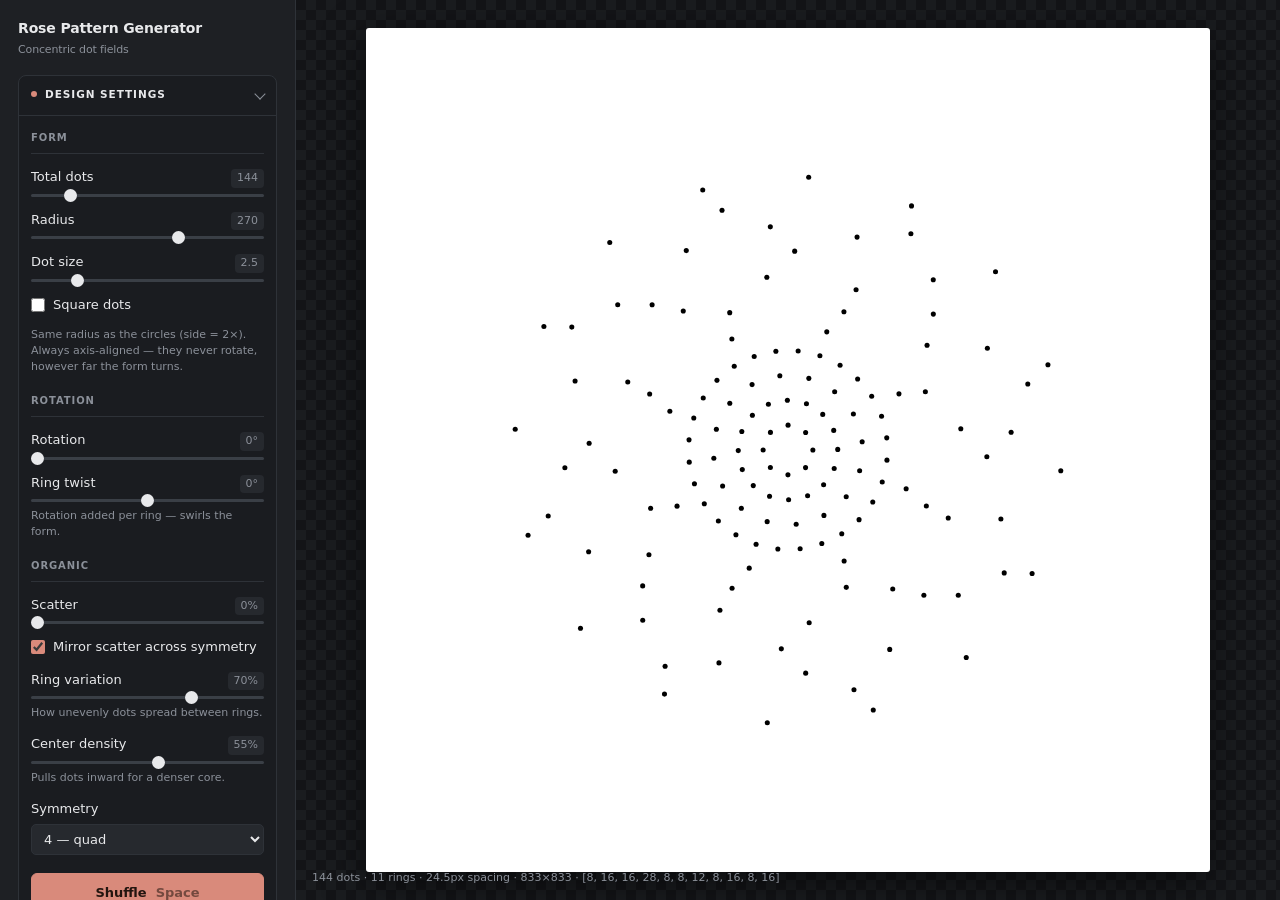
<file: Rose Pattern Generator/index.html>
<!DOCTYPE html>
<html lang="en">
<head>
<meta charset="utf-8">
<meta name="viewport" content="width=device-width, initial-scale=1">
<title>Rose Pattern Generator</title>
<style>
  :root {
    --bg: #16171a;
    --panel: #1e2024;
    --sunk: #1a1c20;
    --line: #2e3238;
    --text: #e8e9eb;
    --dim: #8b9099;
    --accent: #d98a7b;
    --accent2: #7ba7d9;
  }
  * { box-sizing: border-box; margin: 0; padding: 0; }
  body {
    font: 13px/1.5 ui-sans-serif, -apple-system, "SF Pro Text", system-ui, sans-serif;
    background: var(--bg);
    color: var(--text);
    height: 100vh;
    overflow: hidden;
    -webkit-font-smoothing: antialiased;
  }
  .app { display: flex; height: 100vh; }

  /* ---------- panel ---------- */
  .panel {
    width: 296px;
    flex: none;
    background: var(--panel);
    border-right: 1px solid var(--line);
    padding: 18px;
    overflow-y: auto;
    display: flex;
    flex-direction: column;
    gap: 12px;
  }
  .panel::-webkit-scrollbar { width: 9px; }
  .panel::-webkit-scrollbar-thumb { background: #33383f; border-radius: 5px; border: 3px solid var(--panel); }
  .title { font-size: 14px; font-weight: 600; letter-spacing: -0.01em; margin-bottom: 4px; }
  .title span { display: block; font-size: 11px; font-weight: 400; color: var(--dim); margin-top: 3px; }

  /* ---------- collapsible buckets ---------- */
  .bucket { border: 1px solid var(--line); border-radius: 8px; background: var(--sunk); }
  .bucket > summary {
    cursor: pointer;
    padding: 11px 12px;
    font-size: 10.5px;
    font-weight: 600;
    text-transform: uppercase;
    letter-spacing: 0.09em;
    color: var(--text);
    list-style: none;
    display: flex;
    align-items: center;
    gap: 8px;
    user-select: none;
  }
  .bucket > summary::-webkit-details-marker { display: none; }
  .bucket > summary:hover { color: #fff; }
  .chev {
    width: 8px; height: 8px;
    border-right: 1.5px solid var(--dim);
    border-bottom: 1.5px solid var(--dim);
    transform: rotate(-45deg);
    transition: transform .18s ease;
    margin-left: auto;
  }
  .bucket[open] > summary .chev { transform: rotate(45deg); }
  .dot-mark { width: 6px; height: 6px; border-radius: 50%; background: var(--accent); flex: none; }
  .dot-mark.anim { background: var(--accent2); }
  .bucket-body {
    padding: 2px 12px 14px;
    display: flex;
    flex-direction: column;
    gap: 18px;
    border-top: 1px solid var(--line);
    margin-top: 2px;
    padding-top: 14px;
  }

  .group { display: flex; flex-direction: column; gap: 13px; }
  .group > h2 {
    font-size: 10px;
    font-weight: 600;
    text-transform: uppercase;
    letter-spacing: 0.09em;
    color: var(--dim);
    padding-bottom: 8px;
    border-bottom: 1px solid var(--line);
  }

  .ctrl { display: flex; flex-direction: column; gap: 6px; }
  .ctrl label { display: flex; justify-content: space-between; align-items: baseline; gap: 8px; }
  .ctrl .name { color: var(--text); }
  .val {
    font-variant-numeric: tabular-nums;
    font-size: 11px;
    color: var(--dim);
    background: #26292e;
    border-radius: 4px;
    padding: 1px 6px;
  }
  .hint { font-size: 11px; line-height: 1.45; color: var(--dim); }
  .hint em { font-style: normal; color: #b6bcc5; }

  input[type=range] {
    -webkit-appearance: none;
    appearance: none;
    width: 100%;
    height: 3px;
    border-radius: 2px;
    background: #3a3f46;
    cursor: pointer;
  }
  input[type=range]::-webkit-slider-thumb {
    -webkit-appearance: none;
    width: 13px; height: 13px;
    border-radius: 50%;
    background: var(--text);
    border: none;
    cursor: grab;
    transition: transform .1s;
  }
  input[type=range]::-webkit-slider-thumb:active { cursor: grabbing; transform: scale(1.15); }
  .anim-scope input[type=range]::-webkit-slider-thumb { background: #cfe0f2; }

  select, input[type=text] {
    width: 100%;
    background: #26292e;
    color: var(--text);
    border: 1px solid var(--line);
    border-radius: 5px;
    padding: 6px 8px;
    font: inherit;
    cursor: pointer;
  }
  input[type=text] {
    cursor: text;
    font-family: ui-monospace, SFMono-Regular, Menlo, monospace;
    font-size: 11.5px;
  }
  input[type=text]:focus { outline: none; border-color: var(--accent2); }
  input[type=text].bad { border-color: #c9635b; }
  .check { flex-direction: row; align-items: center; gap: 8px; cursor: pointer; }
  .check input { accent-color: var(--accent); width: 14px; height: 14px; cursor: pointer; }

  button {
    font: inherit;
    font-weight: 500;
    border: 1px solid var(--line);
    background: #26292e;
    color: var(--text);
    border-radius: 6px;
    padding: 9px 10px;
    cursor: pointer;
    transition: background .12s, border-color .12s;
  }
  button:hover { background: #30343a; border-color: #454b53; }
  button:active { transform: translateY(1px); }
  button.primary { background: var(--accent); border-color: var(--accent); color: #23150f; font-weight: 600; }
  button.primary.play { background: var(--accent2); border-color: var(--accent2); color: #0d1723; }
  button.primary:hover { filter: brightness(1.08); }
  .row { display: grid; grid-template-columns: 1fr 1fr; gap: 8px; }

  /* ---------- stage ---------- */
  .stage {
    flex: 1;
    display: grid;
    place-items: center;
    padding: 28px;
    background:
      linear-gradient(45deg, #1a1c1f 25%, transparent 25%, transparent 75%, #1a1c1f 75%),
      linear-gradient(45deg, #1a1c1f 25%, #131417 25%, #131417 75%, #1a1c1f 75%);
    background-size: 20px 20px;
    background-position: 0 0, 10px 10px;
    position: relative;
    min-width: 0;
  }
  .sheet {
    background: #fff;
    border-radius: 3px;
    box-shadow: 0 12px 40px rgba(0,0,0,.5);
    aspect-ratio: 1;
    width: min(100%, calc(100vh - 56px));
  }
  .sheet svg { display: block; width: 100%; height: 100%; }
  .readout {
    position: absolute;
    bottom: 14px; left: 16px;
    font-size: 11px;
    color: var(--dim);
    font-variant-numeric: tabular-nums;
  }
</style>
</head>
<body>
<div class="app">
  <aside class="panel">
    <div class="title">Rose Pattern Generator<span>Concentric dot fields</span></div>

    <!-- ============ DESIGN ============ -->
    <details class="bucket" id="b-design" open>
      <summary><span class="dot-mark"></span>Design settings<span class="chev"></span></summary>
      <div class="bucket-body">

        <div class="group">
          <h2>Form</h2>
          <div class="ctrl">
            <label><span class="name">Total dots</span><span class="val" id="v-dots">144</span></label>
            <input type="range" id="dots" min="12" max="900" step="1" value="144">
          </div>
          <div class="ctrl">
            <label><span class="name">Radius</span><span class="val" id="v-radius">270</span></label>
            <input type="range" id="radius" min="40" max="400" step="1" value="270">
          </div>
          <div class="ctrl">
            <label><span class="name">Dot size</span><span class="val" id="v-size">2.5</span></label>
            <input type="range" id="size" min="0.4" max="12" step="0.1" value="2.5">
          </div>
          <div class="ctrl check">
            <input type="checkbox" id="square">
            <label for="square" style="cursor:pointer"><span class="name">Square dots</span></label>
          </div>
          <span class="hint">Same radius as the circles (side = 2×). Always axis-aligned —
            they never rotate, however far the form turns.</span>
        </div>

        <div class="group">
          <h2>Rotation</h2>
          <div class="ctrl">
            <label><span class="name">Rotation</span><span class="val" id="v-rot">0°</span></label>
            <input type="range" id="rot" min="0" max="360" step="1" value="0">
          </div>
          <div class="ctrl">
            <label><span class="name">Ring twist</span><span class="val" id="v-twist">0°</span></label>
            <input type="range" id="twist" min="-45" max="45" step="0.5" value="0">
            <span class="hint">Rotation added per ring — swirls the form.</span>
          </div>
        </div>

        <div class="group">
          <h2>Organic</h2>
          <div class="ctrl">
            <label><span class="name">Scatter</span><span class="val" id="v-scatter">0%</span></label>
            <input type="range" id="scatter" min="0" max="100" step="1" value="0">
          </div>
          <div class="ctrl check">
            <input type="checkbox" id="mirror" checked>
            <label for="mirror" style="cursor:pointer"><span class="name">Mirror scatter across symmetry</span></label>
          </div>
          <div class="ctrl">
            <label><span class="name">Ring variation</span><span class="val" id="v-var">70%</span></label>
            <input type="range" id="var" min="0" max="100" step="1" value="70">
            <span class="hint">How unevenly dots spread between rings.</span>
          </div>
          <div class="ctrl">
            <label><span class="name">Center density</span><span class="val" id="v-fall">55%</span></label>
            <input type="range" id="fall" min="0" max="100" step="1" value="55">
            <span class="hint">Pulls dots inward for a denser core.</span>
          </div>
          <div class="ctrl">
            <label><span class="name">Symmetry</span></label>
            <select id="sym">
              <option value="1">1 — none</option>
              <option value="2">2 — mirror</option>
              <option value="3">3 — triad</option>
              <option value="4" selected>4 — quad</option>
              <option value="5">5 — pentad</option>
              <option value="6">6 — hex</option>
              <option value="8">8 — octad</option>
              <option value="10">10</option>
              <option value="12">12</option>
            </select>
          </div>
        </div>

        <div class="group">
          <button class="primary" id="shuffle">Shuffle &nbsp;<span style="opacity:.55">Space</span></button>
          <div class="row">
            <button id="copy-design">Copy design</button>
            <button id="paste-design">Paste design</button>
          </div>
          <button id="reset">Reset to reference</button>
        </div>
      </div>
    </details>

    <!-- ============ ANIMATION ============ -->
    <details class="bucket anim-scope" id="b-anim">
      <summary><span class="dot-mark anim"></span>Animation settings<span class="chev"></span></summary>
      <div class="bucket-body">

        <button class="primary play" id="play">Play &nbsp;<span style="opacity:.55">Enter</span></button>
        <span class="hint">Interpolates from the initial state below to the design above.
          Dots bloom in by <em>symmetry orbit</em>, so the form stays balanced at every frame.</span>

        <div class="group">
          <h2>Timing</h2>
          <div class="ctrl">
            <label><span class="name">Easing</span></label>
            <select id="ease">
              <option value="linear">Linear</option>
              <option value="ease">Ease</option>
              <option value="ease-in">Ease in</option>
              <option value="ease-out">Ease out</option>
              <option value="ease-in-out">Ease in-out</option>
              <option value="expo-out" selected>Expo out</option>
              <option value="expo-in-out">Expo in-out</option>
              <option value="back-out">Back out (overshoot)</option>
              <option value="spring">Spring</option>
              <option value="custom">Custom…</option>
            </select>
          </div>
          <div class="ctrl">
            <label><span class="name">Cubic bézier</span></label>
            <input type="text" id="bezier" value="0.16, 1, 0.3, 1" spellcheck="false">
            <span class="hint">Four numbers, as CSS. Editing switches Easing to Custom.
              X stays in 0–1; Y may overshoot for bounce.</span>
          </div>
          <div class="ctrl">
            <label><span class="name">Duration</span><span class="val" id="v-dur">2200ms</span></label>
            <input type="range" id="dur" min="200" max="8000" step="50" value="2200">
          </div>
        </div>

        <div class="group">
          <h2>Initial state</h2>
          <div class="ctrl">
            <label><span class="name">Initial radius</span><span class="val" id="v-iRadius">30</span></label>
            <input type="range" id="iRadius" min="0" max="400" step="1" value="30">
            <span class="hint">How close in the rings start.</span>
          </div>
          <div class="ctrl">
            <label><span class="name">Initial ring twist</span><span class="val" id="v-iTwist">40°</span></label>
            <input type="range" id="iTwist" min="-90" max="90" step="0.5" value="40">
          </div>
          <div class="ctrl">
            <label><span class="name">Initial rotation</span><span class="val" id="v-iRot">-50°</span></label>
            <input type="range" id="iRot" min="-360" max="360" step="1" value="-50">
          </div>
          <div class="ctrl">
            <label><span class="name">Initial opacity</span><span class="val" id="v-iOpacity">0%</span></label>
            <input type="range" id="iOpacity" min="0" max="100" step="1" value="0">
          </div>
          <div class="ctrl">
            <label><span class="name">Initial total dots</span><span class="val" id="v-iDots">0</span></label>
            <input type="range" id="iDots" min="0" max="900" step="1" value="0">
            <span class="hint">Clamped to the design's dot count — the rest bloom in.</span>
          </div>
        </div>

        <div class="group">
          <div class="row">
            <button id="copy-anim">Copy animation</button>
            <button id="paste-anim">Paste animation</button>
          </div>
          <button id="reset-anim">Reset animation</button>
        </div>
      </div>
    </details>

    <!-- ============ EXPORT ============ -->
    <details class="bucket" id="b-export">
      <summary><span class="dot-mark" style="background:#6f7681"></span>Export<span class="chev"></span></summary>
      <div class="bucket-body">
        <div class="group">
          <div class="row">
            <button id="save-svg">Save SVG</button>
            <button id="save-png">Save PNG</button>
          </div>
          <button id="copy">Copy SVG markup</button>
          <span class="hint">Exports the frame currently on screen.</span>
        </div>
      </div>
    </details>
  </aside>

  <main class="stage">
    <div class="sheet"><svg id="art" viewBox="0 0 833 833" xmlns="http://www.w3.org/2000/svg"></svg></div>
    <div class="readout" id="readout"></div>
  </main>
</div>

<script>
const BASE = 833;   // matches the reference artwork; canvas only grows if dots would clip

// Deterministic PRNG so sliders never re-randomize — only Shuffle changes the seed.
function mulberry32(a) {
  return function () {
    a |= 0; a = (a + 0x6D2B79F5) | 0;
    let t = Math.imul(a ^ (a >>> 15), 1 | a);
    t = (t + Math.imul(t ^ (t >>> 7), 61 | t)) ^ t;
    return ((t ^ (t >>> 14)) >>> 0) / 4294967296;
  };
}
const lerp = (a, b, t) => a + (b - a) * t;
const clamp = (v, lo, hi) => Math.min(hi, Math.max(lo, v));
const round = (v) => Math.round(v * 1000) / 1000;

const DESIGN_DEFAULTS = {
  dots: 144, radius: 270, size: 2.5, rot: 0, twist: 0,
  scatter: 0, var: 70, fall: 55, sym: 4, mirror: true, seed: 1,
  shape: 'circle'   // 'circle' | 'square' — squares stay axis-aligned, never rotate
};
const ANIM_DEFAULTS = {
  ease: 'expo-out', bezier: [0.16, 1, 0.3, 1], dur: 2200,
  iRadius: 30, iTwist: 40, iRot: -50, iOpacity: 0, iDots: 0
};
let design = { ...DESIGN_DEFAULTS };
let anim = { ...ANIM_DEFAULTS, bezier: [...ANIM_DEFAULTS.bezier] };

/* ============================================================
   Geometry
   The skeleton (ring count, dot counts, offsets, jitter) must stay FIXED while
   animating — otherwise every dot jumps to a new home mid-flight. Radius, rotation
   and twist are pure transforms of that skeleton, so they interpolate cleanly.
   ============================================================ */
function buildSkeleton(p) {
  const rng = mulberry32(p.seed);
  const sym = p.sym;

  let ringCount = Math.round(Math.sqrt(p.dots * 0.9));
  ringCount = Math.max(2, Math.min(40, ringCount, Math.floor(p.dots / sym)));

  const falloff = p.fall / 100;      // 0 = even density, 1 = equal count per ring
  const variation = p.var / 100;

  const rings = [];
  for (let n = 1; n <= ringCount; n++) {
    // A ring's isotropic capacity: the count at which arc spacing equals ring spacing.
    // In the reference no ring exceeds ~1.3x this — rings are *thinned* from a packing
    // limit, never crammed past it. That ceiling is what stops a dense core from fusing
    // into a solid disc; the random thinning is what makes the field read as organic.
    const ideal = 2 * Math.PI * n;
    const bias = Math.pow(n, -2 * falloff);           // pulls density toward the core
    const wobble = Math.pow(3, (rng() * 2 - 1) * variation);
    rings.push({
      n,
      w: Math.max(0.05, ideal * bias * wobble),
      cap: Math.max(sym, Math.floor(ideal * 1.35)),
      offset: rng(),
      jitterSeed: (rng() * 1e9) | 0
    });
  }

  const counts = fitCounts(rings, sym, p.dots);
  return { rings, counts, sym, ringCount, total: counts.reduce((a, b) => a + b, 0) };
}

// Dot counts must be multiples of `sym`, so hit the requested total by searching the scale.
// The packing cap is applied inside the search so it can compensate for capped rings.
function fitCounts(rings, sym, target) {
  const snap = (scale) => rings.map(rg => {
    const ceil = Math.max(sym, Math.floor(rg.cap / sym) * sym);
    return Math.min(ceil, Math.max(sym, Math.round((rg.w * scale) / sym) * sym));
  });
  const sum = (cs) => cs.reduce((a, b) => a + b, 0);

  let lo = 0.0001, hi = 1000, best = snap(lo);
  for (let i = 0; i < 60; i++) {
    const mid = (lo + hi) / 2;
    const cs = snap(mid);
    const s = sum(cs);
    if (Math.abs(s - target) < Math.abs(sum(best) - target)) best = cs;
    if (s === target) return cs;
    if (s < target) lo = mid; else hi = mid;
  }
  return best;
}

/* Place the skeleton at a given radius/rotation/twist. Returns dots centered on the
   origin, each tagged with its symmetry-orbit index for staged reveals. */
function layoutDots(sk, o) {
  const { rings, counts, sym } = sk;
  const spacing = o.radius / rings.length;
  const scatter = o.scatter / 100;
  const globalRot = (o.rot * Math.PI) / 180;
  const twist = (o.twist * Math.PI) / 180;

  const out = [];
  let orbitBase = 0;

  rings.forEach((ring, i) => {
    const count = counts[i];
    const step = (Math.PI * 2) / count;
    const ringR = ring.n * spacing;
    const ringRot = ring.offset * step + globalRot + twist * ring.n;

    // Jitter table length decides whether scatter respects symmetry.
    // count/sym entries => every symmetry copy gets the same offsets => symmetry survives.
    const wedge = Math.max(1, Math.round(count / sym));
    const m = o.mirror ? wedge : count;
    const jr = [], ja = [];
    const jrng = mulberry32(ring.jitterSeed);
    for (let k = 0; k < m; k++) { jr.push(jrng() - 0.5); ja.push(jrng() - 0.5); }

    for (let j = 0; j < count; j++) {
      const k = j % m;
      const a = ringRot + j * step + ja[k] * step * scatter * 1.6;
      const r = Math.max(0, ringR + jr[k] * spacing * scatter * 1.6);
      out.push({ x: Math.cos(a) * r, y: Math.sin(a) * r, orbit: orbitBase + (j % wedge) });
    }
    orbitBase += wedge;
  });

  return out;
}

/* ============================================================
   Easing
   ============================================================ */
const EASINGS = {
  'linear': [0, 0, 1, 1],
  'ease': [0.25, 0.1, 0.25, 1],
  'ease-in': [0.42, 0, 1, 1],
  'ease-out': [0, 0, 0.58, 1],
  'ease-in-out': [0.42, 0, 0.58, 1],
  'expo-out': [0.16, 1, 0.3, 1],
  'expo-in-out': [0.87, 0, 0.13, 1],
  'back-out': [0.34, 1.56, 0.64, 1],
  'spring': [0.17, 0.89, 0.32, 1.28]
};

// Bisection rather than Newton: control points like back-out/spring have near-zero
// slope regions where Newton stalls, and 24 halvings is plenty at 60fps.
function cubicBezier(x1, y1, x2, y2) {
  const curve = (t, a, b) => {
    const A = 1 - 3 * b + 3 * a, B = 3 * b - 6 * a, C = 3 * a;
    return ((A * t + B) * t + C) * t;
  };
  return (x) => {
    if (x <= 0) return 0;
    if (x >= 1) return 1;
    let lo = 0, hi = 1, t = x;
    for (let i = 0; i < 24; i++) {
      const cx = curve(t, x1, x2);
      if (Math.abs(cx - x) < 1e-5) break;
      if (cx < x) lo = t; else hi = t;
      t = (lo + hi) / 2;
    }
    return curve(t, y1, y2);
  };
}

function parseBezier(str) {
  const n = String(str).split(',').map(s => parseFloat(s.trim()));
  if (n.length !== 4 || n.some(v => !Number.isFinite(v))) return null;
  return [clamp(n[0], 0, 1), n[1], clamp(n[2], 0, 1), n[3]];   // x must stay in 0–1, y need not
}

const easeFn = () => cubicBezier(...anim.bezier);

// Overshooting curves (back-out, spring) exceed 1, which drives radius PAST its final
// value mid-flight. Sizing the canvas for [0,1] alone lets those frames clip, so sample
// the curve's true range instead of assuming it.
function easeRange() {
  const f = easeFn();
  let mn = 0, mx = 1;
  for (let i = 0; i <= 64; i++) { const y = f(i / 64); if (y < mn) mn = y; if (y > mx) mx = y; }
  return [mn, mx];
}

/* ============================================================
   Render
   ============================================================ */
const art = document.getElementById('art');
const readout = document.getElementById('readout');
let sk = null, canvasSize = BASE;

function rebuild() {
  sk = buildSkeleton(design);
  const dots = layoutDots(sk, design);
  const maxDist = dots.reduce((m, p) => Math.max(m, Math.hypot(p.x, p.y)), 0);
  // Positions scale linearly with radius, so the widest moment of the animation is just
  // the largest radius the eased timeline ever reaches — including any overshoot beyond
  // the final value. Sizing for that up front keeps the frame from jumping or clipping.
  const [e0, e1] = easeRange();
  const rMax = Math.max(
    design.radius, anim.iRadius,
    lerp(anim.iRadius, design.radius, e0),
    lerp(anim.iRadius, design.radius, e1)
  );
  const grow = rMax / Math.max(1, design.radius);
  const reach = maxDist * grow + design.size;
  canvasSize = Math.max(BASE, Math.ceil((reach + 8) * 2));
  return dots;
}

function paint(dots, alphaFn) {
  const c = canvasSize / 2;
  const r = design.size;
  // Squares match the circles' radius: side = 2r, centered on the dot. Emitted with plain
  // x/y and no transform, so they stay upright however far the form rotates or twists.
  const square = design.shape === 'square';
  const side = r * 2;
  const parts = [];
  for (const d of dots) {
    const a = alphaFn ? alphaFn(d) : 1;
    if (a <= 0.002) continue;
    const op = a < 0.999 ? ` fill-opacity="${round(a)}"` : '';
    parts.push(square
      ? `<rect x="${round(c + d.x - r)}" y="${round(c + d.y - r)}" width="${side}" height="${side}" fill="black"${op}/>`
      : `<circle cx="${round(c + d.x)}" cy="${round(c + d.y)}" r="${r}" fill="black"${op}/>`);
  }
  art.setAttribute('viewBox', `0 0 ${canvasSize} ${canvasSize}`);
  art.innerHTML = parts.join('');
  return parts.length;
}

function render() {
  const dots = rebuild();
  const shown = paint(dots, null);
  readout.textContent =
    `${shown} dots · ${sk.ringCount} rings · ${(design.radius / sk.ringCount).toFixed(1)}px spacing · ` +
    `${canvasSize}×${canvasSize} · [${sk.counts.join(', ')}]`;
}

/* ============================================================
   Animation
   ============================================================ */
let rafId = null;
const playBtn = document.getElementById('play');
const PLAY_LABEL = 'Play &nbsp;<span style="opacity:.55">Enter</span>';

function stopAnim(settle = true) {
  if (!rafId) return;
  cancelAnimationFrame(rafId);
  rafId = null;
  playBtn.innerHTML = PLAY_LABEL;
  if (settle) render();
}

function frame(e) {
  const radius = lerp(anim.iRadius, design.radius, e);
  const rot = lerp(anim.iRot, design.rot, e);
  const twist = lerp(anim.iTwist, design.twist, e);
  const opacity = clamp(lerp(anim.iOpacity / 100, 1, e), 0, 1);   // overshoot curves exceed 1
  const reveal = lerp(Math.min(anim.iDots, sk.total), sk.total, e);
  const sym = design.sym;

  const dots = layoutDots(sk, {
    radius, rot, twist,
    scatter: design.scatter, mirror: design.mirror, sym
  });

  // Each orbit holds `sym` dots and fades as a unit, so the pattern is symmetric
  // at every frame rather than lopsided while dots stream in.
  const shown = paint(dots, d => opacity * clamp((reveal - d.orbit * sym) / sym, 0, 1));
  readout.textContent = `playing · ${(e * 100).toFixed(0)}% · ${shown} dots visible`;
}

function play() {
  if (rafId) { stopAnim(); return; }
  rebuild();
  const ease = easeFn();
  const dur = Math.max(50, anim.dur);
  const t0 = performance.now();
  playBtn.innerHTML = 'Stop';
  const step = (now) => {
    const raw = Math.min(1, (now - t0) / dur);
    frame(ease(raw));
    if (raw < 1) { rafId = requestAnimationFrame(step); }
    else { rafId = null; playBtn.innerHTML = PLAY_LABEL; render(); }
  };
  rafId = requestAnimationFrame(step);
}

/* ============================================================
   Wiring
   ============================================================ */
const DESIGN_SLIDERS = ['dots', 'radius', 'size', 'rot', 'twist', 'scatter', 'var', 'fall'];
const ANIM_SLIDERS = ['dur', 'iRadius', 'iTwist', 'iRot', 'iOpacity', 'iDots'];
const fmt = {
  dots: v => v, radius: v => v, size: v => v.toFixed(1),
  rot: v => v + '°', twist: v => v + '°',
  scatter: v => v + '%', var: v => v + '%', fall: v => v + '%',
  dur: v => v + 'ms', iRadius: v => v, iTwist: v => v + '°',
  iRot: v => v + '°', iOpacity: v => v + '%', iDots: v => v
};

function syncUI() {
  DESIGN_SLIDERS.forEach(k => {
    document.getElementById(k).value = design[k];
    document.getElementById('v-' + k).textContent = fmt[k](design[k]);
  });
  ANIM_SLIDERS.forEach(k => {
    document.getElementById(k).value = anim[k];
    document.getElementById('v-' + k).textContent = fmt[k](anim[k]);
  });
  document.getElementById('sym').value = design.sym;
  document.getElementById('mirror').checked = design.mirror;
  document.getElementById('square').checked = design.shape === 'square';
  document.getElementById('ease').value = anim.ease;
  document.getElementById('bezier').value = anim.bezier.join(', ');
  document.getElementById('bezier').classList.remove('bad');
}

DESIGN_SLIDERS.forEach(k => {
  document.getElementById(k).addEventListener('input', e => {
    stopAnim(false);
    design[k] = parseFloat(e.target.value);
    document.getElementById('v-' + k).textContent = fmt[k](design[k]);
    render();
  });
});
ANIM_SLIDERS.forEach(k => {
  document.getElementById(k).addEventListener('input', e => {
    anim[k] = parseFloat(e.target.value);
    document.getElementById('v-' + k).textContent = fmt[k](anim[k]);
    if (k === 'iRadius' && !rafId) render();   // canvas size depends on it
  });
});

document.getElementById('sym').addEventListener('change', e => {
  stopAnim(false); design.sym = parseInt(e.target.value, 10); render();
});
document.getElementById('mirror').addEventListener('change', e => {
  stopAnim(false); design.mirror = e.target.checked; render();
});
document.getElementById('square').addEventListener('change', e => {
  stopAnim(false); design.shape = e.target.checked ? 'square' : 'circle'; render();
});

const bezierInput = document.getElementById('bezier');
document.getElementById('ease').addEventListener('change', e => {
  const v = e.target.value;
  anim.ease = v;
  if (v !== 'custom') {
    anim.bezier = [...EASINGS[v]];
    bezierInput.value = anim.bezier.join(', ');
    bezierInput.classList.remove('bad');
  }
});
bezierInput.addEventListener('input', e => {
  const parsed = parseBezier(e.target.value);
  if (!parsed) { e.target.classList.add('bad'); return; }
  e.target.classList.remove('bad');
  anim.bezier = parsed;
  anim.ease = 'custom';
  document.getElementById('ease').value = 'custom';
});

function shuffle() {
  stopAnim(false);
  design.seed = (Math.random() * 1e9) | 0;
  render();
}
document.getElementById('shuffle').addEventListener('click', shuffle);
playBtn.addEventListener('click', play);

document.addEventListener('keydown', e => {
  const typing = e.target.tagName === 'INPUT' && e.target.type === 'text';
  if (typing || e.target.tagName === 'SELECT') return;
  if (e.code === 'Space') { e.preventDefault(); shuffle(); }
  if (e.code === 'Enter') { e.preventDefault(); play(); }
});

document.getElementById('reset').addEventListener('click', () => {
  stopAnim(false); design = { ...DESIGN_DEFAULTS }; syncUI(); render();
});
document.getElementById('reset-anim').addEventListener('click', () => {
  stopAnim(false); anim = { ...ANIM_DEFAULTS, bezier: [...ANIM_DEFAULTS.bezier] }; syncUI(); render();
});

/* ---------- settings copy / paste ----------
   Design carries the seed, without which settings reproduce a similar pattern
   but never the same one. */
const flash = (btn, msg, revert) => {
  btn.textContent = msg;
  setTimeout(() => (btn.textContent = revert), 1300);
};

const designPayload = () => ({
  kind: 'design',
  dots: design.dots, radius: design.radius, size: design.size, rot: design.rot,
  twist: design.twist, scatter: design.scatter, var: design.var, fall: design.fall,
  sym: design.sym, mirror: design.mirror, shape: design.shape, seed: design.seed
});
const animPayload = () => ({
  kind: 'animation',
  ease: anim.ease, bezier: anim.bezier, dur: anim.dur, iRadius: anim.iRadius,
  iTwist: anim.iTwist, iRot: anim.iRot, iOpacity: anim.iOpacity, iDots: anim.iDots
});

async function readClipboard() {
  try {
    const t = await navigator.clipboard.readText();
    if (t && t.trim()) return t;
  } catch { /* headless / denied — fall back */ }
  return window.prompt('Paste settings JSON:') || '';
}

function applyDesign(incoming) {
  const next = { ...DESIGN_DEFAULTS };
  for (const k of Object.keys(DESIGN_DEFAULTS)) {
    if (!(k in incoming)) continue;
    // shape is a string and mirror a bool — coercing either with Number() would wreck them.
    if (k === 'mirror') next[k] = !!incoming[k];
    else if (k === 'shape') next[k] = incoming[k] === 'square' ? 'square' : 'circle';
    else next[k] = Number(incoming[k]);
  }
  if (!Number.isFinite(next.seed)) throw new Error('bad seed');
  design = next;
}
function applyAnim(incoming) {
  const next = { ...ANIM_DEFAULTS, bezier: [...ANIM_DEFAULTS.bezier] };
  for (const k of ['dur', 'iRadius', 'iTwist', 'iRot', 'iOpacity', 'iDots']) {
    if (k in incoming && Number.isFinite(Number(incoming[k]))) next[k] = Number(incoming[k]);
  }
  if (Array.isArray(incoming.bezier)) {
    const b = parseBezier(incoming.bezier.join(','));
    if (b) next.bezier = b;
  } else if (typeof incoming.bezier === 'string') {
    const b = parseBezier(incoming.bezier);
    if (b) next.bezier = b;
  }
  next.ease = (incoming.ease && (incoming.ease in EASINGS || incoming.ease === 'custom'))
    ? incoming.ease : 'custom';
  if (next.ease !== 'custom' && !incoming.bezier) next.bezier = [...EASINGS[next.ease]];
  anim = next;
}

document.getElementById('copy-design').addEventListener('click', async (e) => {
  await navigator.clipboard.writeText(JSON.stringify(designPayload()));
  flash(e.target, 'Copied — paste to Claude', 'Copy design');
});
document.getElementById('copy-anim').addEventListener('click', async (e) => {
  await navigator.clipboard.writeText(JSON.stringify(animPayload()));
  flash(e.target, 'Copied — paste to Claude', 'Copy animation');
});

// Both paste buttons accept either payload, so a mis-click still does the right thing.
async function pasteInto(btn, fallbackLabel) {
  const text = await readClipboard();
  if (!text.trim()) return;
  try {
    const incoming = JSON.parse(text);
    stopAnim(false);
    if (incoming.kind === 'animation' || 'iRadius' in incoming || 'bezier' in incoming) applyAnim(incoming);
    else applyDesign(incoming);
    syncUI();
    render();
    flash(btn, 'Applied', fallbackLabel);
  } catch {
    flash(btn, "Couldn't read that", fallbackLabel);
  }
}
document.getElementById('paste-design').addEventListener('click', e => pasteInto(e.target, 'Paste design'));
document.getElementById('paste-anim').addEventListener('click', e => pasteInto(e.target, 'Paste animation'));

/* ---------- export ---------- */
function svgMarkup() {
  return `<svg width="${canvasSize}" height="${canvasSize}" viewBox="0 0 ${canvasSize} ${canvasSize}" fill="none" xmlns="http://www.w3.org/2000/svg">\n${art.innerHTML.replace(/><circle/g, '>\n<circle')}\n</svg>\n`;
}
function download(blob, name) {
  const url = URL.createObjectURL(blob);
  const a = document.createElement('a');
  a.href = url; a.download = name; a.click();
  URL.revokeObjectURL(url);
}
document.getElementById('save-svg').addEventListener('click', () => {
  download(new Blob([svgMarkup()], { type: 'image/svg+xml' }), `rose-${design.seed}.svg`);
});
document.getElementById('copy').addEventListener('click', async (e) => {
  await navigator.clipboard.writeText(svgMarkup());
  flash(e.target, 'Copied', 'Copy SVG markup');
});
document.getElementById('save-png').addEventListener('click', () => {
  const scale = 2;
  const img = new Image();
  const blob = new Blob([svgMarkup()], { type: 'image/svg+xml;charset=utf-8' });
  const url = URL.createObjectURL(blob);
  img.onload = () => {
    const cv = document.createElement('canvas');
    cv.width = cv.height = canvasSize * scale;
    const ctx = cv.getContext('2d');
    ctx.fillStyle = '#fff';
    ctx.fillRect(0, 0, cv.width, cv.height);
    ctx.drawImage(img, 0, 0, cv.width, cv.height);
    URL.revokeObjectURL(url);
    cv.toBlob(b => download(b, `rose-${design.seed}.png`), 'image/png');
  };
  img.src = url;
});

syncUI();
render();
</script>
</body>
</html>
</file>
